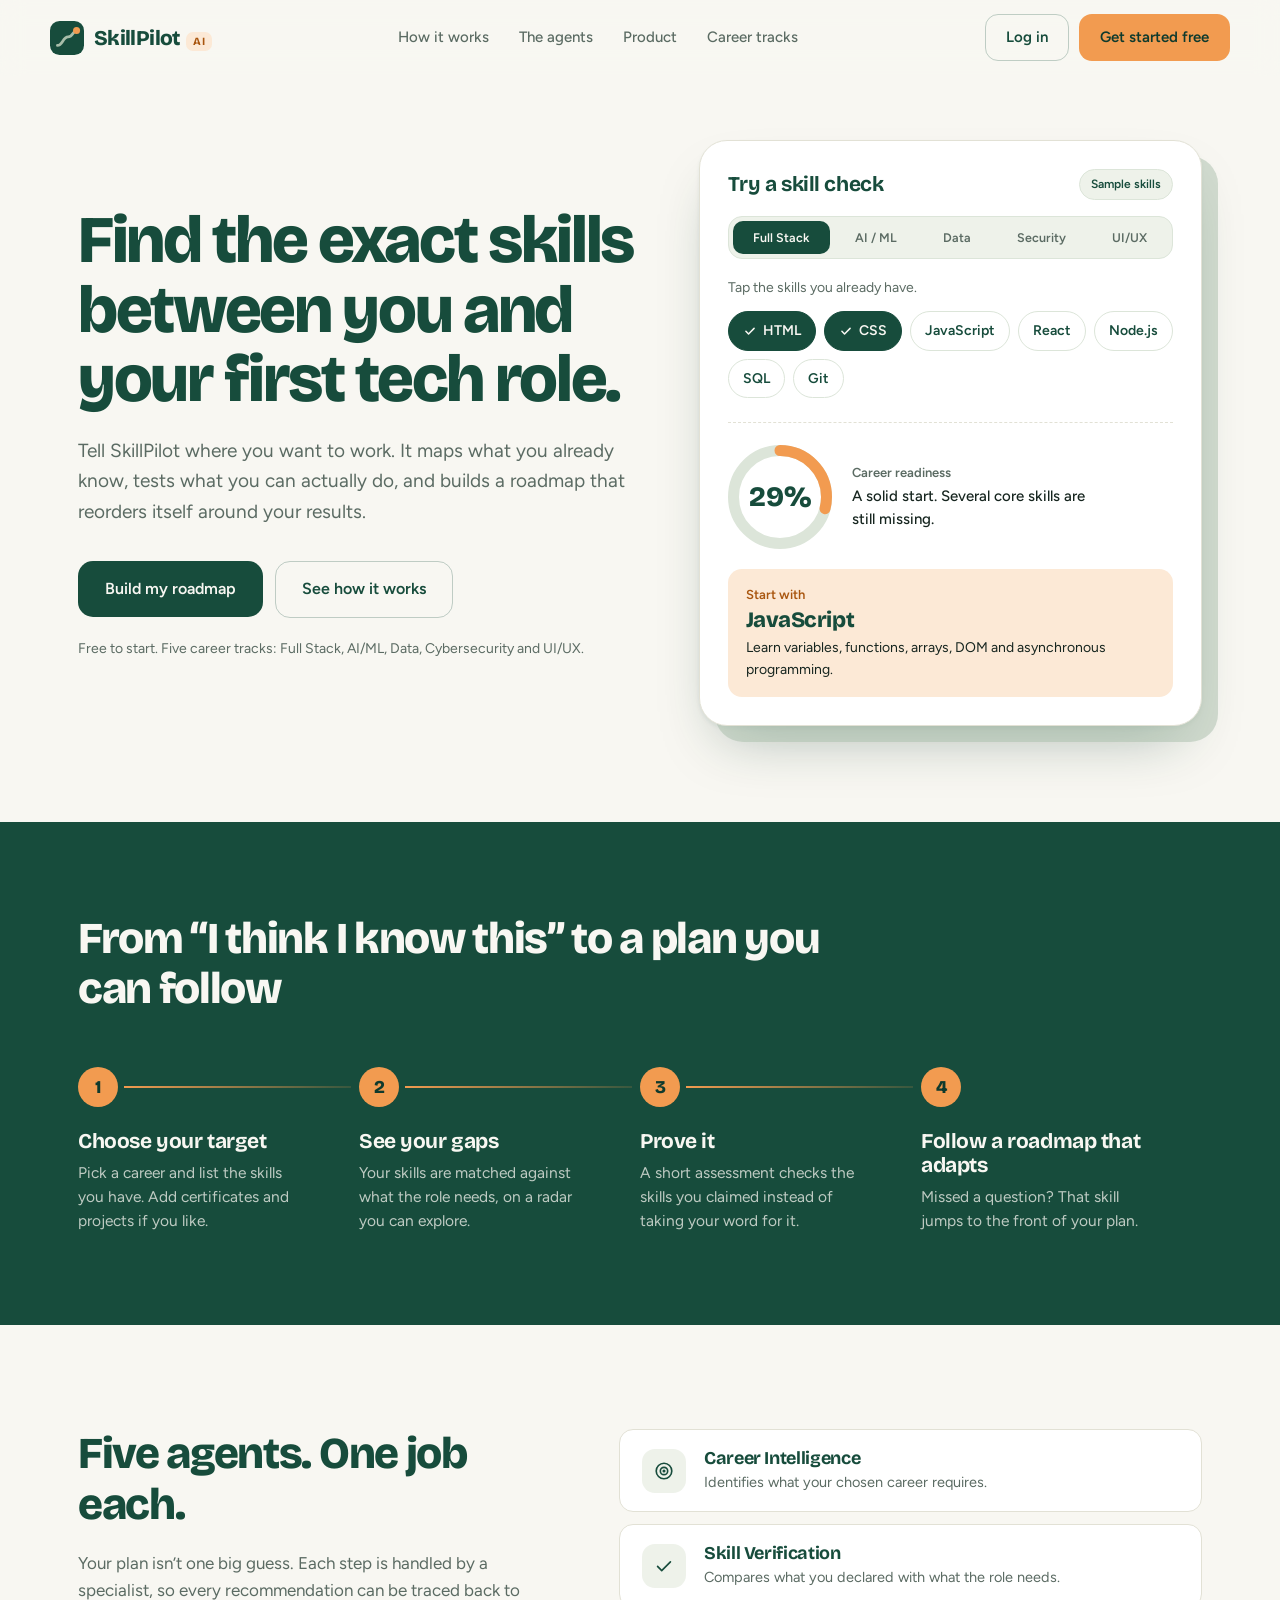
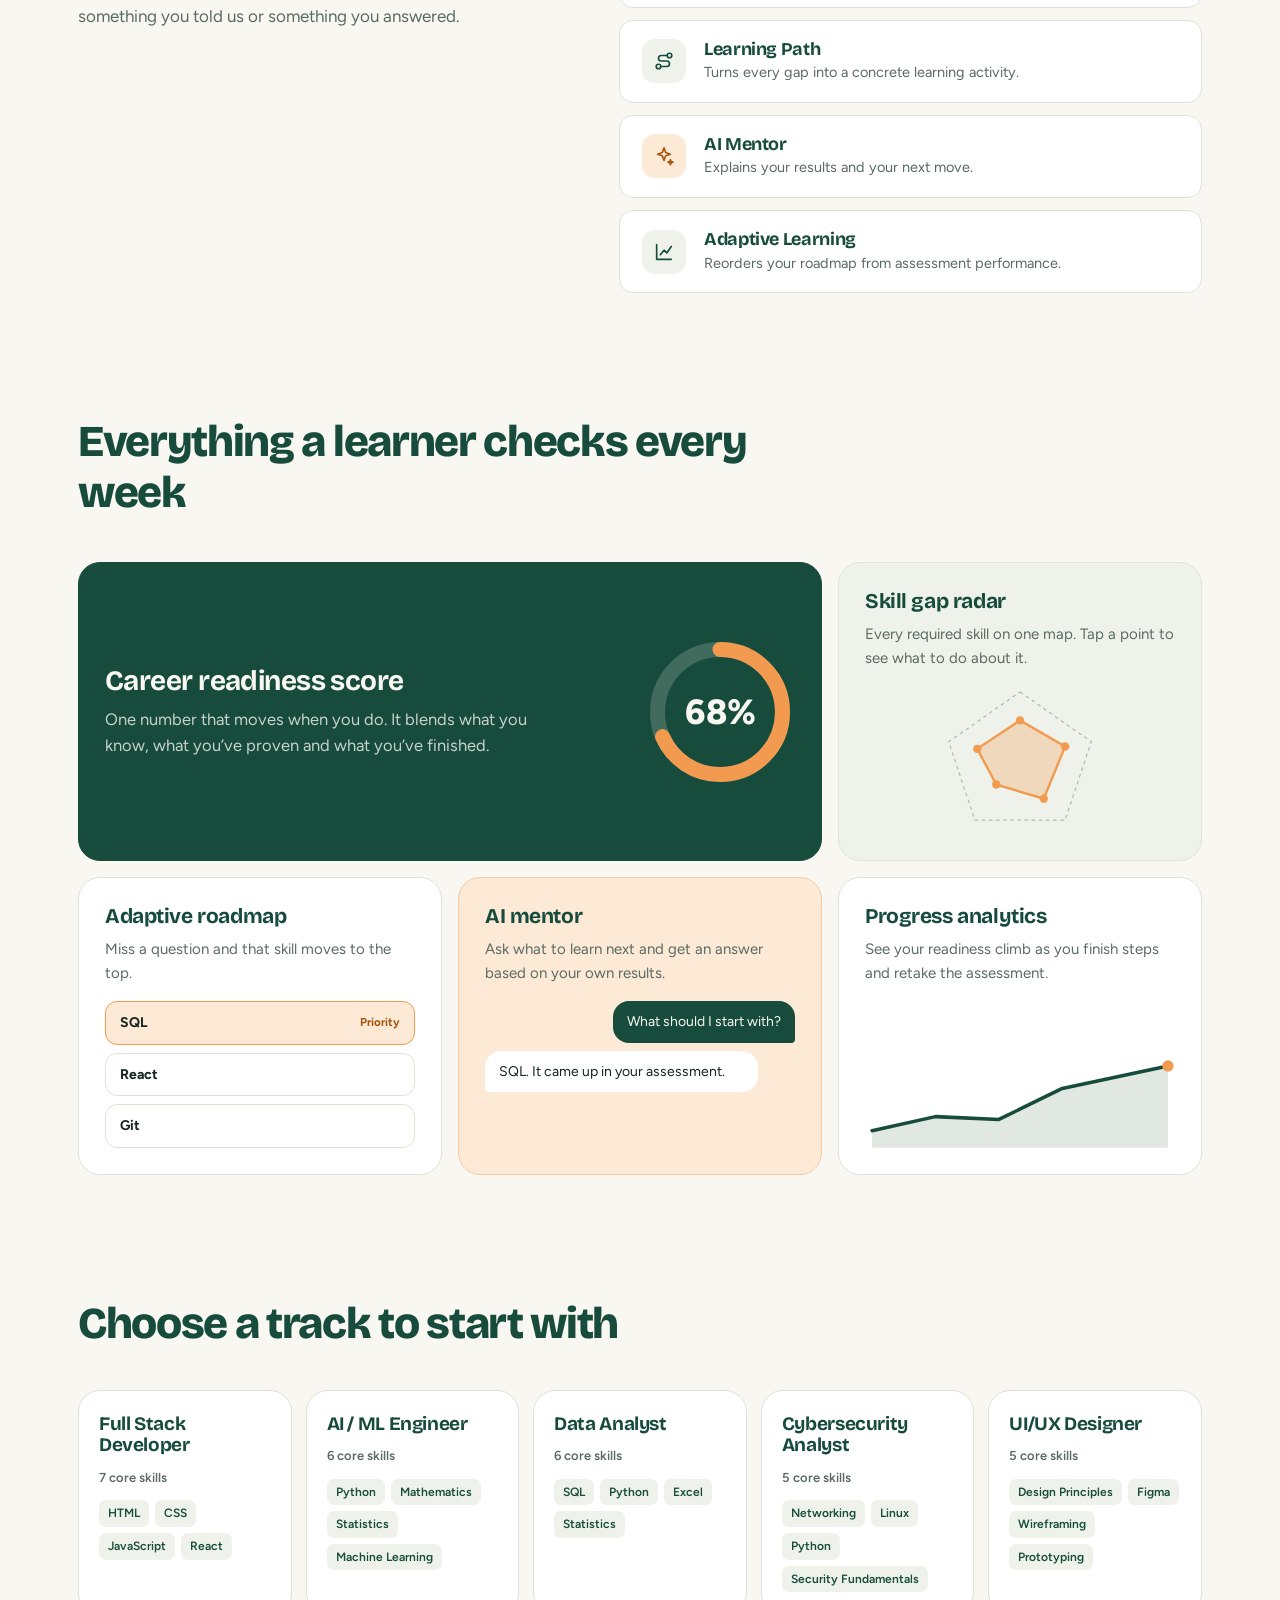
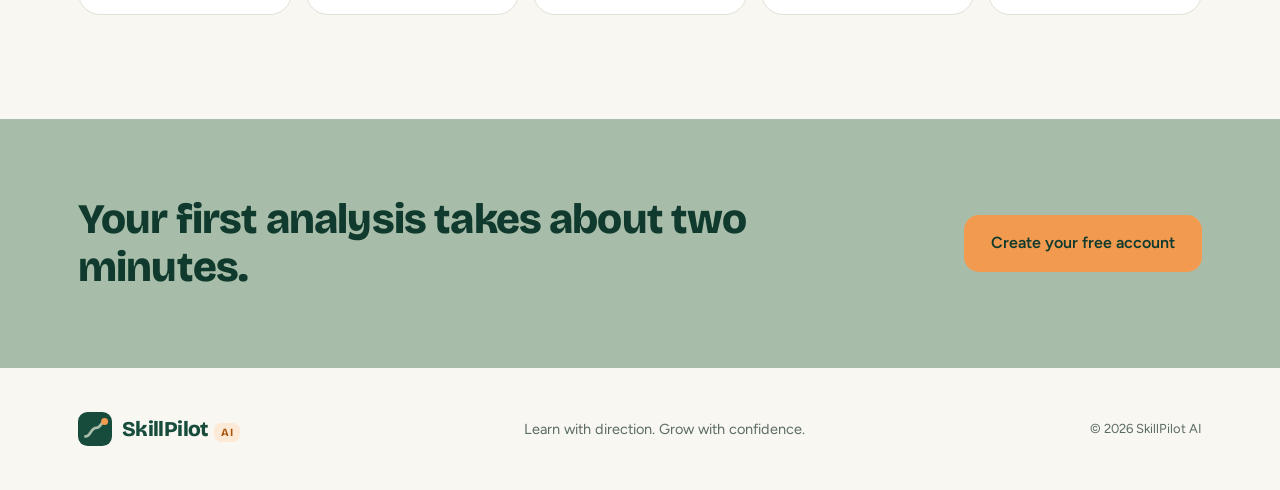
<file: SkillPilot_AI_aurora_logout/SkillPilot_AI_Basic_MVP/skillpilot_ai_basic/frontend/_before_aurora/index.html>
<!DOCTYPE html>
<html lang="en">
<head>
  <meta charset="UTF-8" />
  <meta name="viewport" content="width=device-width, initial-scale=1.0" />
  <title>SkillPilot AI | Find the skills between you and your first tech role</title>
  <meta name="description" content="SkillPilot AI maps your skills against a target career, verifies them with an assessment and builds a roadmap that adapts to your results." />
  <meta name="theme-color" content="#174C3C" />
  <link rel="preconnect" href="https://fonts.googleapis.com" />
  <link rel="preconnect" href="https://fonts.gstatic.com" crossorigin />
  <link rel="stylesheet" href="https://fonts.googleapis.com/css2?family=Bricolage+Grotesque:opsz,wght@12..96,500;12..96,700;12..96,800&family=Figtree:wght@400;500;600;700&display=swap" />
  <link rel="stylesheet" href="style.css" />
</head>
<body>

<!-- Icon sprite -->
<svg width="0" height="0" style="position:absolute" aria-hidden="true">
  <symbol id="logo" viewBox="0 0 32 32"><rect width="32" height="32" rx="9" fill="#174C3C"/><path d="M7 23c5 0 5-8 10-8s4.5-6 8-6" fill="none" stroke="#A8BDA9" stroke-width="2.6" stroke-linecap="round"/><circle cx="25" cy="9" r="3.3" fill="#F29B50"/></symbol>
  <symbol id="i-dash" viewBox="0 0 24 24"><rect x="3" y="3" width="8" height="8" rx="2"/><rect x="13" y="3" width="8" height="5" rx="2"/><rect x="13" y="10" width="8" height="11" rx="2"/><rect x="3" y="13" width="8" height="8" rx="2"/></symbol>
  <symbol id="i-profile" viewBox="0 0 24 24"><circle cx="12" cy="8" r="4"/><path d="M4 21c0-4 3.6-7 8-7s8 3 8 7"/></symbol>
  <symbol id="i-radar" viewBox="0 0 24 24"><path d="M12 3l8.5 6.2-3.2 10H6.7L3.5 9.2z"/><path d="M12 3v9l5.3 7.2M12 12l-5.3 7.2M12 12l8.5-2.8M12 12L3.5 9.2"/></symbol>
  <symbol id="i-route" viewBox="0 0 24 24"><circle cx="6" cy="18" r="2.5"/><circle cx="18" cy="6" r="2.5"/><path d="M8.5 18H15a3 3 0 000-6H9a3 3 0 010-6h6.5"/></symbol>
  <symbol id="i-quiz" viewBox="0 0 24 24"><rect x="4" y="3" width="16" height="18" rx="3"/><path d="M9 12l2 2 4-4"/></symbol>
  <symbol id="i-chat" viewBox="0 0 24 24"><path d="M5 4h14a1 1 0 011 1v10a1 1 0 01-1 1H10l-5 4v-4a1 1 0 01-1-1V5a1 1 0 011-1z"/></symbol>
  <symbol id="i-chart" viewBox="0 0 24 24"><path d="M4 4v16h16"/><path d="M8 15l4-5 3 3 5-7"/></symbol>
  <symbol id="i-logout" viewBox="0 0 24 24"><path d="M9 4H5a1 1 0 00-1 1v14a1 1 0 001 1h4M16 8l4 4-4 4M20 12H9"/></symbol>
  <symbol id="i-check" viewBox="0 0 24 24"><path d="M5 12.5l4.5 4.5L19 7.5"/></symbol>
  <symbol id="i-spark" viewBox="0 0 24 24"><path d="M12 3l1.8 5.2L19 10l-5.2 1.8L12 17l-1.8-5.2L5 10l5.2-1.8z"/><path d="M19 16l.7 2 2 .7-2 .7-.7 2-.7-2-2-.7 2-.7z"/></symbol>
  <symbol id="i-menu" viewBox="0 0 24 24"><path d="M4 7h16M4 12h16M4 17h16"/></symbol>
  <symbol id="i-send" viewBox="0 0 24 24"><path d="M4 12l16-8-6 16-2.5-6.5z"/></symbol>
  <symbol id="i-target" viewBox="0 0 24 24"><circle cx="12" cy="12" r="8.5"/><circle cx="12" cy="12" r="4"/><circle cx="12" cy="12" r=".8"/></symbol>
  <symbol id="i-book" viewBox="0 0 24 24"><path d="M4 5.5A2.5 2.5 0 016.5 3H20v16H6.5A2.5 2.5 0 004 21.5z"/><path d="M4 21.5V5.5"/></symbol>
</svg>

<a class="skip-link" href="#main-landing">Skip to content</a>
<div id="toast" class="toast" role="status" aria-live="polite"></div>

<!-- ============================ LANDING ============================ -->
<div id="view-landing" class="view">
  <header class="site-nav">
    <a class="brand" href="#/" aria-label="SkillPilot AI home"><svg class="logo"><use href="#logo"/></svg><span>SkillPilot <em>AI</em></span></a>
    <nav class="site-links" aria-label="Sections">
      <a href="#how">How it works</a>
      <a href="#agents">The agents</a>
      <a href="#features">Product</a>
      <a href="#tracks">Career tracks</a>
    </nav>
    <div class="site-actions">
      <a class="btn btn-ghost js-login-link" href="#/login">Log in</a>
      <a class="btn btn-accent js-signup-link" href="#/signup">Get started free</a>
    </div>
  </header>

  <main id="main-landing" tabindex="-1">
    <section class="hero">
      <div class="hero-copy">
        <h1>Find the exact skills between you and your first tech role.</h1>
        <p class="lead">Tell SkillPilot where you want to work. It maps what you already know, tests what you can actually do, and builds a roadmap that reorders itself around your results.</p>
        <div class="hero-cta">
          <a class="btn btn-primary btn-lg js-signup-link" href="#/signup">Build my roadmap</a>
          <a class="btn btn-ghost btn-lg" href="#how">See how it works</a>
        </div>
        <p class="hero-note">Free to start. Five career tracks: Full Stack, AI/ML, Data, Cybersecurity and UI/UX.</p>
      </div>

      <div class="sim card-lift" id="sim" aria-labelledby="sim-title">
        <div class="sim-head">
          <h2 id="sim-title">Try a skill check</h2>
          <span class="pill pill-sage">Sample skills</span>
        </div>
        <div class="seg sim-tabs" id="sim-tabs" role="tablist" aria-label="Career track"></div>
        <p class="sim-help">Tap the skills you already have.</p>
        <div class="sim-skills" id="sim-skills"></div>
        <div class="sim-result">
          <div id="sim-ring" class="sim-ring"></div>
          <div>
            <p class="sim-label">Career readiness</p>
            <p class="sim-note" id="sim-note"></p>
          </div>
        </div>
        <div class="sim-next">
          <p class="sim-label">Start with</p>
          <p class="sim-next-skill" id="sim-next-skill"></p>
          <p class="sim-next-hint" id="sim-next-hint"></p>
        </div>
      </div>
    </section>

    <section class="band-how" id="how">
      <div class="wrap">
        <h2 class="section-title">From “I think I know this” to a plan you can follow</h2>
        <ol class="steps">
          <li><span class="step-no">1</span><h3>Choose your target</h3><p>Pick a career and list the skills you have. Add certificates and projects if you like.</p></li>
          <li><span class="step-no">2</span><h3>See your gaps</h3><p>Your skills are matched against what the role needs, on a radar you can explore.</p></li>
          <li><span class="step-no">3</span><h3>Prove it</h3><p>A short assessment checks the skills you claimed instead of taking your word for it.</p></li>
          <li><span class="step-no">4</span><h3>Follow a roadmap that adapts</h3><p>Missed a question? That skill jumps to the front of your plan.</p></li>
        </ol>
      </div>
    </section>

    <section class="wrap agents-sec" id="agents">
      <div class="agents-intro">
        <h2 class="section-title">Five agents. One job each.</h2>
        <p class="lead-sm">Your plan isn’t one big guess. Each step is handled by a specialist, so every recommendation can be traced back to something you told us or something you answered.</p>
      </div>
      <ul class="agent-list">
        <li><svg class="i"><use href="#i-target"/></svg><div><h3>Career Intelligence</h3><p>Identifies what your chosen career requires.</p></div></li>
        <li><svg class="i"><use href="#i-check"/></svg><div><h3>Skill Verification</h3><p>Compares what you declared with what the role needs.</p></div></li>
        <li><svg class="i"><use href="#i-route"/></svg><div><h3>Learning Path</h3><p>Turns every gap into a concrete learning activity.</p></div></li>
        <li><svg class="i"><use href="#i-spark"/></svg><div><h3>AI Mentor</h3><p>Explains your results and your next move.</p></div></li>
        <li><svg class="i"><use href="#i-chart"/></svg><div><h3>Adaptive Learning</h3><p>Reorders your roadmap from assessment performance.</p></div></li>
      </ul>
    </section>

    <section class="wrap features" id="features">
      <h2 class="section-title">Everything a learner checks every week</h2>
      <div class="bento">
        <article class="tile tile-score">
          <div><h3>Career readiness score</h3><p>One number that moves when you do. It blends what you know, what you’ve proven and what you’ve finished.</p></div>
          <svg class="tile-ring" viewBox="0 0 120 120" aria-hidden="true"><circle cx="60" cy="60" r="50" fill="none" stroke="rgba(248,247,242,.18)" stroke-width="12"/><circle cx="60" cy="60" r="50" fill="none" stroke="#F29B50" stroke-width="12" stroke-linecap="round" stroke-dasharray="314" stroke-dashoffset="99" transform="rotate(-90 60 60)"/><text x="60" y="60" text-anchor="middle" dominant-baseline="central" font-size="28" font-weight="800" fill="#F8F7F2">68%</text></svg>
        </article>
        <article class="tile tile-radar">
          <h3>Skill gap radar</h3>
          <p>Every required skill on one map. Tap a point to see what to do about it.</p>
          <svg viewBox="0 0 160 130" aria-hidden="true"><polygon points="80,10 140,52 118,118 42,118 20,52" fill="none" stroke="#A8BDA9" stroke-dasharray="3 3"/><polygon points="80,34 118,56 100,100 60,88 44,58" fill="rgba(242,155,80,.3)" stroke="#F29B50" stroke-width="2"/><circle cx="80" cy="34" r="3.5" fill="#F29B50"/><circle cx="118" cy="56" r="3.5" fill="#F29B50"/><circle cx="100" cy="100" r="3.5" fill="#F29B50"/><circle cx="60" cy="88" r="3.5" fill="#F29B50"/><circle cx="44" cy="58" r="3.5" fill="#F29B50"/></svg>
        </article>
        <article class="tile tile-road">
          <h3>Adaptive roadmap</h3>
          <p>Miss a question and that skill moves to the top.</p>
          <ul class="mini-road"><li class="pri"><b>SQL</b><span>Priority</span></li><li><b>React</b></li><li><b>Git</b></li></ul>
        </article>
        <article class="tile tile-mentor">
          <h3>AI mentor</h3>
          <p>Ask what to learn next and get an answer based on your own results.</p>
          <div class="mini-chat"><span class="b-user">What should I start with?</span><span class="b-bot">SQL. It came up in your assessment.</span></div>
        </article>
        <article class="tile tile-prog">
          <h3>Progress analytics</h3>
          <p>See your readiness climb as you finish steps and retake the assessment.</p>
          <svg viewBox="0 0 220 70" aria-hidden="true"><path d="M5 58 L50 48 L95 50 L140 28 L215 12 L215 70 L5 70Z" fill="rgba(168,189,169,.35)"/><path d="M5 58 L50 48 L95 50 L140 28 L215 12" fill="none" stroke="#174C3C" stroke-width="2.5" stroke-linecap="round" stroke-linejoin="round"/><circle cx="215" cy="12" r="4" fill="#F29B50"/></svg>
        </article>
      </div>
    </section>

    <section class="wrap tracks" id="tracks">
      <h2 class="section-title">Choose a track to start with</h2>
      <div class="tracks-grid" id="tracks-grid"></div>
    </section>

    <section class="cta-band">
      <div class="wrap cta-inner">
        <h2>Your first analysis takes about two minutes.</h2>
        <a class="btn btn-accent btn-lg js-signup-link" href="#/signup">Create your free account</a>
      </div>
    </section>
  </main>

  <footer class="site-foot">
    <div class="wrap foot-inner">
      <a class="brand" href="#/"><svg class="logo"><use href="#logo"/></svg><span>SkillPilot <em>AI</em></span></a>
      <p>Learn with direction. Grow with confidence.</p>
      <p class="foot-small">&copy; 2026 SkillPilot AI</p>
    </div>
  </footer>
</div>

<!-- ============================ AUTH ============================ -->
<div id="view-auth" class="view hidden">
  <div class="auth">
    <aside class="auth-side">
      <a class="brand brand-light" href="#/"><svg class="logo"><use href="#logo"/></svg><span>SkillPilot <em>AI</em></span></a>
      <div class="auth-pitch">
        <h2>Pick up where your roadmap left off.</h2>
        <p>Your skill map, readiness score and next step are waiting for you.</p>
      </div>
      <div class="auth-preview" aria-hidden="true">
        <p class="sim-label">Up next · sample</p>
        <p class="auth-pv-skill">SQL</p>
        <p class="auth-pv-text">Practice SELECT, JOIN, GROUP BY and database relationships.</p>
        <div class="auth-pv-bar"><i></i></div>
      </div>
    </aside>

    <section class="auth-main" aria-labelledby="auth-title">
      <div class="auth-box">
        <div class="seg auth-tabs" role="tablist" aria-label="Account">
          <button id="tab-login" role="tab" aria-selected="true" aria-controls="form-login">Log in</button>
          <button id="tab-signup" role="tab" aria-selected="false" aria-controls="form-signup">Create account</button>
        </div>
        <h1 id="auth-title">Welcome back</h1>
        <p class="auth-sub" id="auth-sub">Log in to continue your learning path.</p>

        <form id="form-login" class="auth-form" novalidate>
          <label>Email<input id="login-email" type="email" autocomplete="email" placeholder="you@example.com" required /></label>
          <label>Password
            <span class="pw"><input id="login-password" type="password" autocomplete="current-password" placeholder="Your password" required /><button type="button" class="pw-toggle" data-target="login-password">Show</button></span>
          </label>
          <p class="form-error" id="login-error" role="alert"></p>
          <button class="btn btn-primary btn-block" type="submit">Log in</button>
          <p class="auth-switch">New here? <a href="#/signup">Create an account</a></p>
        </form>

        <form id="form-signup" class="auth-form hidden" novalidate>
          <label>Full name<input id="signup-name" type="text" autocomplete="name" placeholder="e.g. Kamal Raj" required /></label>
          <label>Email<input id="signup-email" type="email" autocomplete="email" placeholder="you@example.com" required /></label>
          <label>Password
            <span class="pw"><input id="signup-password" type="password" autocomplete="new-password" placeholder="At least 8 characters" required minlength="8" /><button type="button" class="pw-toggle" data-target="signup-password">Show</button></span>
          </label>
          <p class="form-error" id="signup-error" role="alert"></p>
          <button class="btn btn-accent btn-block" type="submit">Create account</button>
          <p class="auth-switch">Already have an account? <a href="#/login">Log in</a></p>
        </form>
        <p class="auth-fine">Demo accounts are stored in this browser only. Nothing is sent to the server when you sign up.</p>
      </div>
    </section>
  </div>
</div>

<!-- ============================ APP ============================ -->
<div id="view-app" class="view app hidden">
  <aside class="sidebar" id="sidebar" aria-label="App navigation">
    <a class="brand brand-light" href="#/app/dashboard"><svg class="logo"><use href="#logo"/></svg><span>SkillPilot <em>AI</em></span></a>
    <nav class="side-nav" aria-label="Main">
      <a href="#/app/dashboard" data-nav="dashboard"><svg class="i"><use href="#i-dash"/></svg>Dashboard</a>
      <a href="#/app/analyzer" data-nav="analyzer"><svg class="i"><use href="#i-profile"/></svg>Skill profile</a>
      <a href="#/app/gaps" data-nav="gaps"><svg class="i"><use href="#i-radar"/></svg>Skill gaps</a>
      <a href="#/app/roadmap" data-nav="roadmap"><svg class="i"><use href="#i-route"/></svg>Roadmap</a>
      <a href="#/app/assessment" data-nav="assessment"><svg class="i"><use href="#i-quiz"/></svg>Assessment</a>
      <a href="#/app/mentor" data-nav="mentor"><svg class="i"><use href="#i-chat"/></svg>AI mentor</a>
      <a href="#/app/analytics" data-nav="analytics"><svg class="i"><use href="#i-chart"/></svg>Progress</a>
    </nav>
    <div class="side-card" id="side-card"></div>
    <button class="side-logout" id="logout-btn" type="button"><svg class="i"><use href="#i-logout"/></svg>Log out</button>
  </aside>
  <div class="scrim" id="scrim"></div>

  <div class="app-main">
    <header class="app-top">
      <button class="icon-btn menu-btn" id="menu-btn" type="button" aria-label="Open menu" aria-controls="sidebar"><svg class="i"><use href="#i-menu"/></svg></button>
      <div class="top-title"><h1 id="page-title" tabindex="-1">Dashboard</h1><p id="page-sub"></p></div>
      <div class="top-right">
        <button class="status-pill" id="api-status" type="button" title="Check server connection"><i></i><span>Checking server</span></button>
        <span class="avatar" id="avatar" aria-hidden="true">S</span>
      </div>
    </header>

    <main id="main" class="app-content">
      <section id="page-dashboard" class="page hidden"></section>

      <section id="page-analyzer" class="page hidden">
        <div class="analyzer-grid">
          <form id="profile-form" class="card form-card">
            <h2>Tell us where you are and where you’re going</h2>
            <div class="form-grid">
              <label>Student name<input id="student-name" type="text" placeholder="e.g. Kamal" required autocomplete="name" /></label>
              <label>Target career
                <select id="career" required>
                  <option value="">Choose your career</option>
                  <option>Full Stack Developer</option>
                  <option>AI / ML Engineer</option>
                  <option>Data Analyst</option>
                  <option>Cybersecurity Analyst</option>
                  <option>UI/UX Designer</option>
                </select>
              </label>
            </div>
            <label>Current skills <span class="hint">Separate skills with commas</span>
              <input id="skills" type="text" placeholder="e.g. Python, SQL, HTML" required />
            </label>
            <div class="suggest" id="skill-suggest" aria-label="Suggested skills"></div>
            <label>Certifications and projects <span class="hint">Optional</span>
              <textarea id="experience" rows="3" placeholder="e.g. Python basics certificate, student portfolio website"></textarea>
            </label>
            <button class="btn btn-primary" id="analyze-btn" type="submit"><span class="spinner" aria-hidden="true"></span><span class="btn-label">Analyze my skills</span></button>
            <p id="form-message" class="form-message" role="alert"></p>
          </form>

          <aside class="card side-info">
            <h3>What happens next</h3>
            <ol class="info-steps">
              <li><b>Career Intelligence</b><span>Looks up what your target role requires.</span></li>
              <li><b>Skill Verification</b><span>Compares your skills with those requirements.</span></li>
              <li><b>Learning Path</b><span>Builds a roadmap from every gap.</span></li>
              <li><b>AI Mentor</b><span>Writes your first recommendation.</span></li>
            </ol>
            <p class="info-note">Skills you list count as declared, not verified. The assessment checks them afterwards.</p>
          </aside>
        </div>
      </section>

      <section id="page-gaps" class="page hidden"></section>
      <section id="page-roadmap" class="page hidden"></section>
      <section id="page-assessment" class="page hidden"></section>
      <section id="page-mentor" class="page hidden"></section>
      <section id="page-analytics" class="page hidden"></section>
    </main>
  </div>
</div>

<div id="tip" class="tip" role="tooltip" hidden></div>
<script src="script.js"></script>
</body>
</html>
</file>
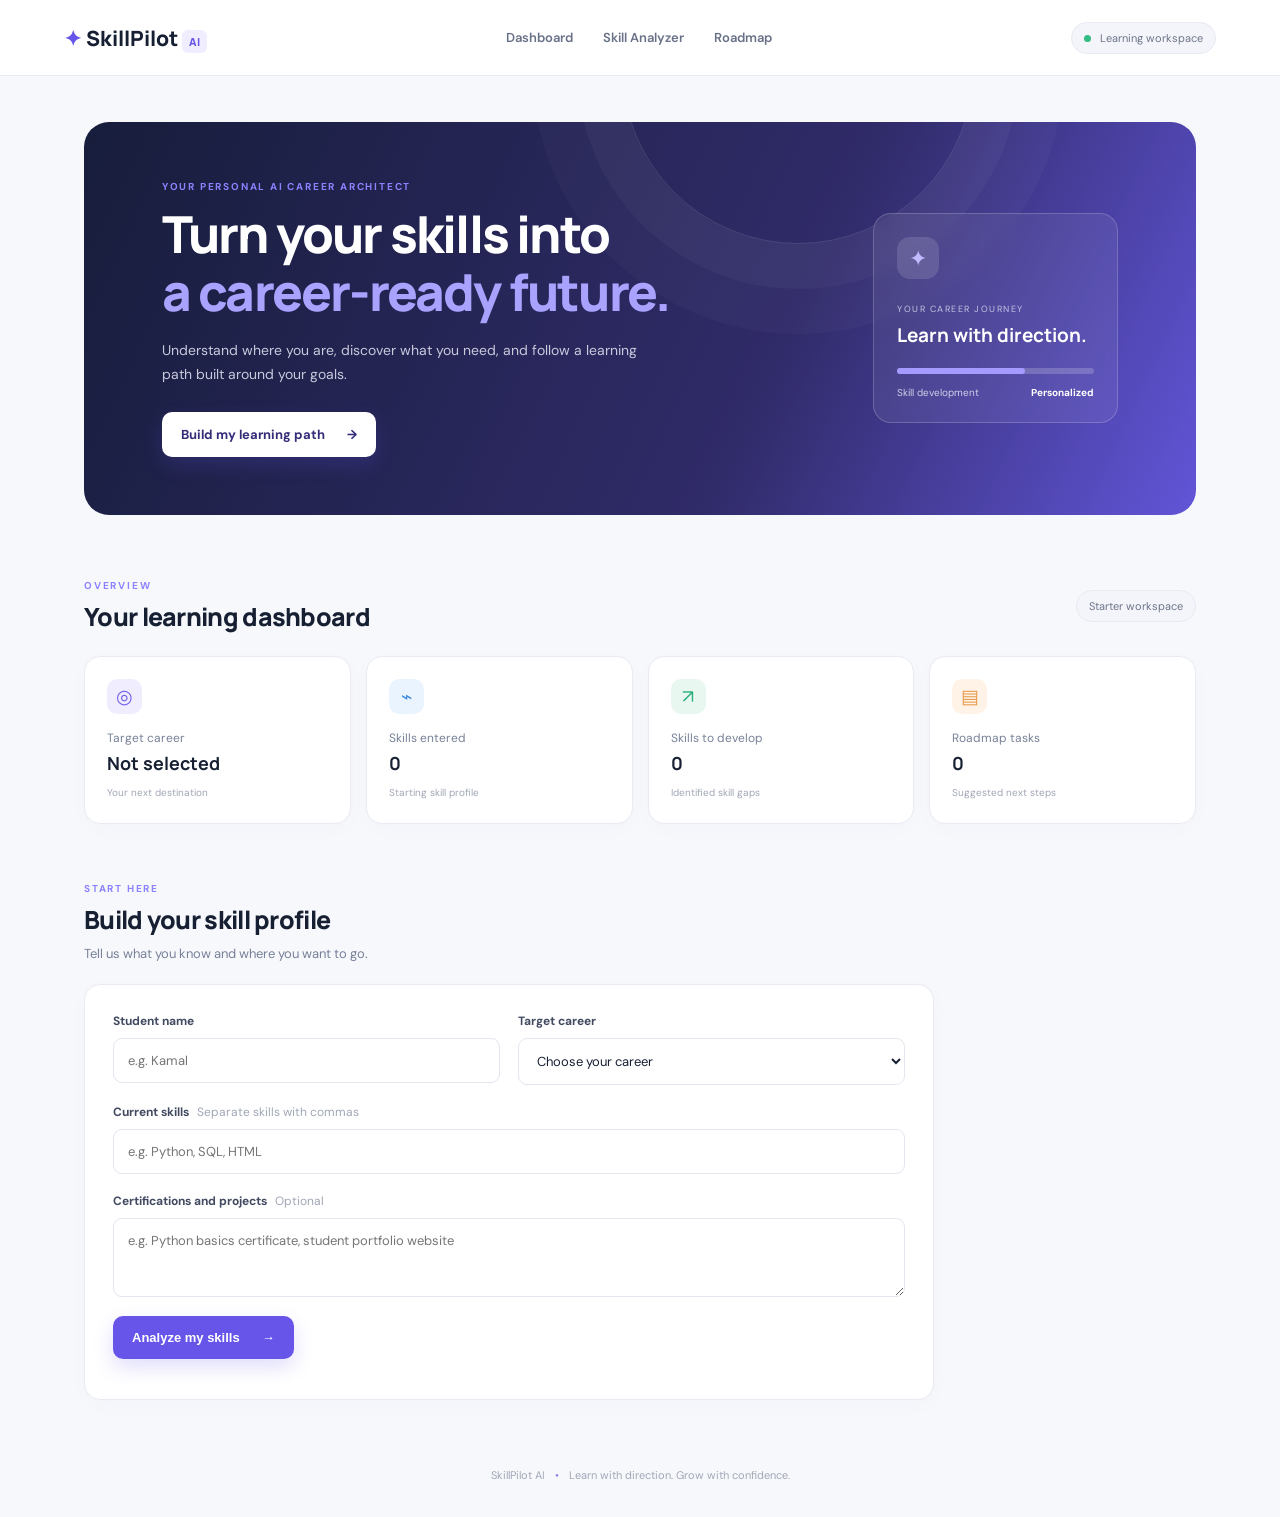
<file: SkillPilot_AI_aurora_logout/SkillPilot_AI_Basic_MVP/skillpilot_ai_basic/frontend/_original/index.html>
<!DOCTYPE html>
<html lang="en">
<head>
  <meta charset="UTF-8" />
  <meta name="viewport" content="width=device-width, initial-scale=1.0" />
  <title>SkillPilot AI | Career Learning</title>
  <link rel="stylesheet" href="style.css" />
</head>
<body>
  <header class="topbar">
    <a class="brand" href="#"><span class="brand-icon">✦</span> SkillPilot <span class="ai">AI</span></a>
    <nav><a href="#dashboard">Dashboard</a><a href="#analyzer">Skill Analyzer</a><a href="#roadmap">Roadmap</a></nav>
    <span class="status"><i></i> Learning workspace</span>
  </header>

  <main class="container">
    <section class="hero">
      <div>
        <p class="eyebrow">YOUR PERSONAL AI CAREER ARCHITECT</p>
        <h1>Turn your skills into<br><span>a career-ready future.</span></h1>
        <p class="hero-copy">Understand where you are, discover what you need, and follow a learning path built around your goals.</p>
        <a class="primary-btn" href="#analyzer">Build my learning path <b>→</b></a>
      </div>
      <div class="hero-card">
        <div class="orb">✦</div>
        <p class="card-label">YOUR CAREER JOURNEY</p>
        <h3>Learn with direction.</h3>
        <div class="mini-progress"><span></span></div>
        <div class="mini-row"><span>Skill development</span><b>Personalized</b></div>
      </div>
    </section>

    <section id="dashboard" class="section">
      <div class="section-heading"><div><p class="eyebrow">OVERVIEW</p><h2>Your learning dashboard</h2></div><span class="tag">Starter workspace</span></div>
      <div class="stats-grid">
        <article class="stat"><span class="stat-icon purple">◎</span><p>Target career</p><h3 id="stat-career">Not selected</h3><small>Your next destination</small></article>
        <article class="stat"><span class="stat-icon blue">⌁</span><p>Skills entered</p><h3 id="stat-skills">0</h3><small>Starting skill profile</small></article>
        <article class="stat"><span class="stat-icon green">↗</span><p>Skills to develop</p><h3 id="stat-gaps">0</h3><small>Identified skill gaps</small></article>
        <article class="stat"><span class="stat-icon orange">▤</span><p>Roadmap tasks</p><h3 id="stat-tasks">0</h3><small>Suggested next steps</small></article>
      </div>
    </section>

    <section id="analyzer" class="section analyzer-section">
      <div class="section-heading"><div><p class="eyebrow">START HERE</p><h2>Build your skill profile</h2><p class="subheading">Tell us what you know and where you want to go.</p></div></div>
      <div class="form-card">
        <form id="profile-form">
          <div class="form-grid">
            <label>Student name<input id="student-name" type="text" placeholder="e.g. Kamal" required /></label>
            <label>Target career
              <select id="career" required>
                <option value="">Choose your career</option>
                <option>Full Stack Developer</option>
                <option>AI / ML Engineer</option>
                <option>Data Analyst</option>
                <option>Cybersecurity Analyst</option>
                <option>UI/UX Designer</option>
              </select>
            </label>
          </div>
          <label>Current skills <span class="hint">Separate skills with commas</span>
            <input id="skills" type="text" placeholder="e.g. Python, SQL, HTML" required />
          </label>
          <label>Certifications and projects <span class="hint">Optional</span>
            <textarea id="experience" rows="3" placeholder="e.g. Python basics certificate, student portfolio website"></textarea>
          </label>
          <button class="primary-btn" type="submit">Analyze my skills <b>→</b></button>
          <p id="form-message" class="form-message"></p>
        </form>
      </div>
    </section>

    <section id="results" class="section results-section hidden">
      <div class="section-heading"><div><p class="eyebrow">YOUR ANALYSIS</p><h2>Career readiness snapshot</h2></div><span class="tag success">Profile analyzed</span></div>
      <div class="results-grid">
        <article class="result-card"><h3>Skills you already have</h3><div id="strengths" class="chips"></div></article>
        <article class="result-card"><h3>Skills to develop</h3><div id="gaps" class="chips"></div></article>
      </div>
      <article class="result-card roadmap-card" id="roadmap">
        <div class="roadmap-title"><div><p class="eyebrow">RECOMMENDED NEXT STEPS</p><h2>Your learning roadmap</h2></div><span class="tag">Personalized starter plan</span></div>
        <div id="roadmap-list" class="roadmap-list"></div>
      </article>
      <article class="result-card mentor-card"><div class="mentor-icon">✦</div><div><p class="eyebrow">AI MENTOR</p><h3 id="mentor-title">Your next move</h3><p id="mentor-message">Your recommendations will appear here.</p></div></article>
    </section>
    <footer>SkillPilot AI <span>•</span> Learn with direction. Grow with confidence.</footer>
  </main>
  <script src="script.js"></script>
</body>
</html>
</file>
<file: SkillPilot_AI_aurora_logout/SkillPilot_AI_Basic_MVP/skillpilot_ai_basic/frontend/_before_aurora/style.css>
/* =========================================================
   SkillPilot AI — design system
   Ivory #F8F7F2 · Forest #174C3C · Sage #A8BDA9 · Orange #F29B50
   ========================================================= */
:root{
  --ivory:#F8F7F2; --paper:#FFFFFF;
  --forest:#174C3C; --forest-2:#0F3A2D; --forest-3:#2B6652;
  --sage:#A8BDA9; --sage-2:#DCE5D9; --sage-3:#EEF2EA;
  --orange:#F29B50; --orange-2:#A9560F; --orange-3:#FCE9D6; --orange-4:#F7C9A0;
  --ink:#16251F; --muted:#5B6B63; --line:#E2E1D5;
  --r-xl:28px; --r-lg:22px; --r-md:14px; --r-sm:10px;
  --shadow:0 1px 2px rgba(23,76,60,.06),0 14px 34px -14px rgba(23,76,60,.20);
  --shadow-lift:0 2px 4px rgba(23,76,60,.08),0 30px 60px -24px rgba(15,58,45,.38);
  --font-d:'Bricolage Grotesque','Segoe UI',system-ui,sans-serif;
  --font-b:'Figtree','Segoe UI',system-ui,sans-serif;
  --ease:cubic-bezier(.2,.7,.2,1);
}
*{box-sizing:border-box}
html{scroll-behavior:smooth;-webkit-text-size-adjust:100%}
body{margin:0;background:var(--ivory);color:var(--ink);font:400 16px/1.55 var(--font-b);-webkit-font-smoothing:antialiased}
h1,h2,h3,h4{font-family:var(--font-d);font-weight:700;letter-spacing:-.02em;line-height:1.15;margin:0;color:var(--forest)}
p{margin:0}
a{color:inherit}
button{font:inherit;cursor:pointer}
ul,ol{margin:0;padding:0;list-style:none}
.hidden{display:none!important}
.view{min-height:100vh}
.wrap{max-width:1180px;margin:0 auto;padding:0 28px}
.muted{color:var(--muted)}
.skip-link{position:absolute;left:-999px;top:8px;background:var(--forest);color:#fff;padding:10px 16px;border-radius:10px;z-index:100}
.skip-link:focus{left:12px}
:focus-visible{outline:3px solid var(--orange);outline-offset:3px;border-radius:6px}
.i{width:20px;height:20px;fill:none;stroke:currentColor;stroke-width:1.8;stroke-linecap:round;stroke-linejoin:round;flex:none}

/* ---------- brand & buttons ---------- */
.brand{display:inline-flex;align-items:center;gap:10px;text-decoration:none;font:800 21px var(--font-d);letter-spacing:-.03em;color:var(--forest)}
.brand em{font-style:normal;font-size:11px;font-weight:700;letter-spacing:.04em;background:var(--orange-3);color:var(--orange-2);padding:3px 7px;border-radius:7px;margin-left:2px}
.brand-light{color:#F8F7F2}
.brand-light em{background:rgba(242,155,80,.2);color:var(--orange)}
.logo{width:34px;height:34px}

.btn{display:inline-flex;align-items:center;justify-content:center;gap:10px;border:1.5px solid transparent;border-radius:13px;padding:11px 20px;font-weight:600;font-size:15px;text-decoration:none;transition:transform .18s var(--ease),background .18s,box-shadow .18s,border-color .18s;white-space:nowrap}
.btn:active{transform:translateY(1px)}
.btn-primary{background:var(--forest);color:var(--ivory)}
.btn-primary:hover{background:var(--forest-2);box-shadow:0 10px 22px -10px rgba(23,76,60,.6)}
.btn-accent{background:var(--orange);color:var(--forest-2)}
.btn-accent:hover{background:#F5A865;box-shadow:0 10px 22px -10px rgba(242,155,80,.8)}
.btn-ghost{background:transparent;border-color:rgba(23,76,60,.25);color:var(--forest)}
.btn-ghost:hover{border-color:var(--forest);background:rgba(23,76,60,.04)}
.btn-soft{background:var(--sage-3);color:var(--forest);border-color:var(--sage-2)}
.btn-soft:hover{background:var(--sage-2)}
.btn-lg{padding:15px 26px;font-size:16px;border-radius:15px}
.btn-block{width:100%}
.btn-sm{padding:8px 14px;font-size:13.5px;border-radius:11px}
.btn[disabled]{opacity:.5;cursor:not-allowed;box-shadow:none;transform:none}
.spinner{display:none;width:16px;height:16px;border:2.5px solid rgba(248,247,242,.35);border-top-color:#fff;border-radius:50%;animation:spin .7s linear infinite}
.is-loading .spinner{display:inline-block}
@keyframes spin{to{transform:rotate(360deg)}}

.pill{display:inline-flex;align-items:center;gap:6px;font-size:12px;font-weight:600;padding:5px 11px;border-radius:999px;background:var(--sage-3);color:var(--forest);border:1px solid var(--sage-2)}
.pill-sage{background:var(--sage-3)}
.tag{display:inline-block;font-size:12px;font-weight:700;padding:4px 10px;border-radius:8px;background:var(--sage-3);color:var(--forest)}
.tag-priority{background:var(--orange-3);color:var(--orange-2)}
.seg{display:inline-flex;gap:4px;padding:4px;background:var(--sage-3);border:1px solid var(--sage-2);border-radius:14px;flex-wrap:wrap}
.seg button{border:0;background:transparent;color:var(--muted);font-weight:600;font-size:13.5px;padding:8px 14px;border-radius:10px;transition:background .18s,color .18s}
.seg button[aria-selected="true"]{background:var(--forest);color:var(--ivory)}
.seg button:not([aria-selected="true"]):hover{color:var(--forest);background:var(--sage-2)}

.card{background:var(--paper);border:1px solid var(--line);border-radius:var(--r-lg);padding:26px;box-shadow:var(--shadow)}
.card-lift{box-shadow:var(--shadow-lift)}
.card h2{font-size:22px}
.card-head{display:flex;justify-content:space-between;align-items:center;gap:12px;margin-bottom:18px;flex-wrap:wrap}

.toast{position:fixed;left:50%;bottom:28px;transform:translate(-50%,24px);background:var(--forest);color:var(--ivory);padding:13px 22px;border-radius:14px;font-weight:600;font-size:14.5px;opacity:0;pointer-events:none;transition:opacity .25s,transform .35s var(--ease);z-index:90;box-shadow:var(--shadow-lift);max-width:90vw}
.toast.show{opacity:1;transform:translate(-50%,0)}
.tip{position:fixed;z-index:95;background:var(--forest-2);color:var(--ivory);font-size:13px;font-weight:500;padding:8px 12px;border-radius:10px;pointer-events:none;max-width:240px;box-shadow:var(--shadow-lift)}

/* ---------- rings & charts ---------- */
.ring-svg{display:block;overflow:visible}
.ring-bg{fill:none;stroke:var(--sage-2)}
.ring-fg{fill:none;stroke:var(--orange);stroke-linecap:round;transition:stroke-dashoffset 1.1s var(--ease)}
.ring-num{font-family:var(--font-d);font-weight:800;fill:var(--forest)}
.on-dark .ring-bg{stroke:rgba(248,247,242,.16)}
.on-dark .ring-num{fill:var(--ivory)}

svg.radar{overflow:visible}
.radar-ring{fill:none;stroke:var(--line)}
.radar-axis{stroke:var(--line)}
.radar-target{fill:none;stroke:var(--sage);stroke-dasharray:4 4;stroke-width:1.5}
.radar-user{fill:rgba(242,155,80,.28);stroke:var(--orange);stroke-width:2.5;stroke-linejoin:round;animation:radar-in .9s var(--ease) both}
@keyframes radar-in{from{transform:scale(.1);opacity:0}to{transform:scale(1);opacity:1}}
.radar-label{font:600 12.5px var(--font-b);fill:var(--ink);cursor:pointer}
.radar-label.sel{fill:var(--forest);font-weight:800}
.radar-pt{cursor:pointer;stroke:#fff;stroke-width:2.5;transition:r .15s}
.radar-pt:hover,.radar-pt.sel{r:9}
.radar-pt.sel{stroke:var(--forest)}

.bar-rows{display:grid;gap:10px}
.bar-row{display:grid;grid-template-columns:150px 1fr 54px;align-items:center;gap:12px;width:100%;text-align:left;background:transparent;border:1.5px solid transparent;border-radius:12px;padding:8px 10px;transition:background .15s,border-color .15s}
.bar-row:hover{background:var(--sage-3)}
.bar-row.sel{border-color:var(--forest);background:var(--sage-3)}
.bar-name{font-weight:600;font-size:14px;color:var(--ink)}
.bar-track{height:12px;border-radius:99px;background:var(--sage-3);border:1px solid var(--sage-2);overflow:hidden}
.bar-fill{display:block;height:100%;border-radius:99px;min-width:5px;transform-origin:left;animation:bar-in .8s var(--ease) both}
@keyframes bar-in{from{transform:scaleX(0)}to{transform:scaleX(1)}}
.bar-val{font-size:12.5px;font-weight:700;color:var(--muted);text-align:right}

.legend{display:flex;flex-wrap:wrap;gap:8px 18px;margin-top:16px}
.legend li{display:flex;align-items:center;gap:8px;font-size:13.5px;color:var(--muted);font-weight:500}
.dot{width:12px;height:12px;border-radius:4px;display:inline-block;flex:none}
.st-verified{background:var(--forest)}.st-declared{background:var(--sage)}.st-shaky{background:var(--orange-4)}.st-gap{background:var(--orange)}

/* ============================ LANDING ============================ */
.site-nav{position:sticky;top:0;z-index:20;display:flex;align-items:center;justify-content:space-between;gap:24px;padding:14px max(28px,calc((100% - 1180px)/2));background:rgba(248,247,242,.88);backdrop-filter:blur(12px);border-bottom:1px solid transparent}
.site-links{display:flex;gap:30px}
.site-links a{text-decoration:none;font-weight:500;font-size:15px;color:var(--muted);transition:color .15s}
.site-links a:hover{color:var(--forest)}
.site-actions{display:flex;gap:10px}

.hero{max-width:1180px;margin:0 auto;padding:64px 28px 96px;display:grid;grid-template-columns:1.05fr .95fr;gap:64px;align-items:center}
.hero h1{font-size:clamp(40px,5.2vw,68px);font-weight:800;letter-spacing:-.035em;line-height:1.04;max-width:12.5em}
.lead{font-size:19px;color:var(--muted);max-width:34em;margin-top:22px;line-height:1.6}
.hero-cta{display:flex;gap:12px;margin-top:34px;flex-wrap:wrap}
.hero-note{margin-top:20px;font-size:14px;color:var(--muted)}
.hero .hero-copy>*{animation:rise .7s var(--ease) both}
.hero .hero-copy>*:nth-child(2){animation-delay:.08s}.hero .hero-copy>*:nth-child(3){animation-delay:.16s}.hero .hero-copy>*:nth-child(4){animation-delay:.24s}
.hero .sim{animation:rise .8s .2s var(--ease) both}
@keyframes rise{from{opacity:0;transform:translateY(18px)}to{opacity:1;transform:none}}

.sim{background:var(--paper);border:1px solid var(--line);border-radius:var(--r-xl);padding:28px;position:relative;box-shadow:16px 16px 0 0 rgba(168,189,169,.5),var(--shadow-lift)}
.sim-head{display:flex;justify-content:space-between;align-items:center;margin-bottom:16px;gap:10px}
.sim-head h2{font-size:21px}
.sim-tabs{margin-bottom:18px;width:100%}
.sim-tabs button{flex:1 1 auto;font-size:12.5px;padding:7px 8px}
.sim-help{font-size:14px;color:var(--muted);margin-bottom:12px}
.sim-skills{display:flex;flex-wrap:wrap;gap:8px}
.skill-chip{border:1.5px solid var(--sage-2);background:var(--paper);color:var(--forest);font-weight:600;font-size:14px;padding:8px 14px;border-radius:999px;transition:all .18s var(--ease);display:inline-flex;align-items:center;gap:6px}
.skill-chip:hover{border-color:var(--forest)}
.skill-chip[aria-pressed="true"]{background:var(--forest);border-color:var(--forest);color:var(--ivory)}
.skill-chip .i{width:14px;height:14px;stroke-width:2.6;display:none}
.skill-chip[aria-pressed="true"] .i{display:block}
.sim-result{display:flex;align-items:center;gap:20px;margin-top:24px;padding-top:22px;border-top:1px dashed var(--line)}
.sim-label{font-size:13px;font-weight:600;color:var(--muted)}
.sim-note{font-size:15px;font-weight:500;color:var(--ink);margin-top:2px;max-width:17em}
.sim-next{margin-top:20px;background:var(--orange-3);border-radius:var(--r-md);padding:16px 18px}
.sim-next .sim-label{color:var(--orange-2)}
.sim-next-skill{font:800 22px var(--font-d);color:var(--forest);letter-spacing:-.02em;margin-top:2px}
.sim-next-hint{font-size:14px;color:var(--ink);margin-top:4px}

.band-how{background:var(--forest);color:var(--ivory);padding:92px 0}
.section-title{font-size:clamp(30px,3.6vw,44px);font-weight:800;letter-spacing:-.03em;max-width:17em}
.band-how .section-title{color:var(--ivory)}
.steps{display:grid;grid-template-columns:repeat(4,1fr);gap:0;margin-top:52px;position:relative}
.steps li{padding:0 28px 0 0;position:relative}
.steps li::before{content:"";position:absolute;top:19px;left:46px;right:8px;height:2px;background:linear-gradient(90deg,var(--orange),rgba(242,155,80,.15))}
.steps li:last-child::before{display:none}
.step-no{width:40px;height:40px;border-radius:50%;background:var(--orange);color:var(--forest-2);font:800 18px var(--font-d);display:grid;place-items:center;position:relative;z-index:1}
.steps h3{color:var(--ivory);font-size:21px;margin:22px 0 8px}
.steps p{color:rgba(248,247,242,.74);font-size:15.5px;max-width:15em}

.agents-sec{padding-top:104px;padding-bottom:20px;display:grid;grid-template-columns:.9fr 1.1fr;gap:64px;align-items:start}
.lead-sm{margin-top:20px;font-size:17px;color:var(--muted);max-width:28em}
.agent-list{display:grid;gap:12px}
.agent-list li{display:flex;gap:18px;align-items:center;padding:18px 22px;background:var(--paper);border:1px solid var(--line);border-radius:var(--r-md);transition:transform .2s var(--ease),border-color .2s}
.agent-list li:hover{transform:translateX(6px);border-color:var(--sage)}
.agent-list .i{width:44px;height:44px;padding:11px;border-radius:13px;background:var(--sage-3);color:var(--forest)}
.agent-list li:nth-child(4) .i{background:var(--orange-3);color:var(--orange-2)}
.agent-list h3{font-size:18px}
.agent-list p{font-size:14.5px;color:var(--muted);margin-top:2px}

.features{padding-top:104px;padding-bottom:20px}
.bento{display:grid;grid-template-columns:repeat(6,1fr);gap:16px;margin-top:44px}
.tile{background:var(--paper);border:1px solid var(--line);border-radius:var(--r-lg);padding:26px;display:flex;flex-direction:column;gap:10px;overflow:hidden}
.tile h3{font-size:21px}
.tile p{font-size:15px;color:var(--muted);max-width:26em}
.tile-score{grid-column:span 4;background:var(--forest);border-color:var(--forest);flex-direction:row;justify-content:space-between;align-items:center;gap:30px}
.tile-score h3{color:var(--ivory);font-size:28px;margin-bottom:10px}
.tile-score p{color:rgba(248,247,242,.78);font-size:16.5px}
.tile-ring{width:150px;flex:none}
.tile-radar{grid-column:span 2;background:var(--sage-3);border-color:var(--sage-2)}
.tile-radar svg{width:100%;max-width:190px;margin:auto auto 0}
.tile-road{grid-column:span 2}
.tile-mentor{grid-column:span 2;background:var(--orange-3);border-color:var(--orange-4)}
.tile-prog{grid-column:span 2}
.tile-prog svg{width:100%;margin-top:auto}
.mini-road{display:grid;gap:8px;margin-top:6px}
.mini-road li{display:flex;justify-content:space-between;align-items:center;padding:10px 14px;border:1px solid var(--line);border-radius:12px;font-size:14px}
.mini-road li.pri{border-color:var(--orange);background:var(--orange-3)}
.mini-road span{font-size:11.5px;font-weight:700;color:var(--orange-2)}
.mini-chat{display:grid;gap:8px;margin-top:6px}
.mini-chat span{padding:10px 14px;border-radius:16px;font-size:14px;max-width:88%}
.b-user{justify-self:end;background:var(--forest);color:var(--ivory);border-bottom-right-radius:4px!important}
.b-bot{background:var(--paper);color:var(--ink);border-bottom-left-radius:4px!important}

.tracks{padding-top:104px;padding-bottom:104px}
.tracks-grid{display:grid;grid-template-columns:repeat(5,1fr);gap:14px;margin-top:40px}
.track-card{text-align:left;background:var(--paper);border:1.5px solid var(--line);border-radius:var(--r-lg);padding:22px 20px;display:flex;flex-direction:column;gap:12px;transition:transform .2s var(--ease),border-color .2s,box-shadow .2s;color:inherit;text-decoration:none}
.track-card:hover{transform:translateY(-4px);border-color:var(--forest);box-shadow:var(--shadow)}
.track-card h3{font-size:19px}
.track-count{font-size:13px;color:var(--muted);font-weight:600}
.track-skills{display:flex;flex-wrap:wrap;gap:6px}
.track-skills span{font-size:12px;font-weight:600;background:var(--sage-3);color:var(--forest);padding:4px 9px;border-radius:7px}

.cta-band{background:var(--sage);padding:76px 0}
.cta-inner{display:flex;justify-content:space-between;align-items:center;gap:32px;flex-wrap:wrap}
.cta-inner h2{font-size:clamp(28px,3.4vw,42px);font-weight:800;max-width:16em;color:var(--forest-2)}
.site-foot{padding:44px 0;background:var(--ivory)}
.foot-inner{display:flex;align-items:center;justify-content:space-between;gap:20px;flex-wrap:wrap}
.foot-inner p{color:var(--muted);font-size:14.5px}
.foot-small{font-size:13px!important}

/* ============================ AUTH ============================ */
.auth{display:grid;grid-template-columns:minmax(340px,.85fr) 1.15fr;min-height:100vh}
.auth-side{background:var(--forest);color:var(--ivory);padding:40px 48px;display:flex;flex-direction:column;justify-content:space-between;gap:40px;position:relative;overflow:hidden}
.auth-side::after{content:"";position:absolute;width:420px;height:420px;border-radius:50%;border:2px solid rgba(168,189,169,.18);right:-170px;top:30%;box-shadow:0 0 0 54px rgba(168,189,169,.05),0 0 0 108px rgba(168,189,169,.04)}
.auth-pitch h2{color:var(--ivory);font-size:clamp(30px,3.2vw,42px);font-weight:800;letter-spacing:-.03em;max-width:11em}
.auth-pitch p{margin-top:16px;color:rgba(248,247,242,.75);font-size:17px;max-width:21em}
.auth-preview{background:rgba(248,247,242,.08);border:1px solid rgba(248,247,242,.16);border-radius:var(--r-lg);padding:22px;max-width:360px;position:relative;z-index:1}
.auth-preview .sim-label{color:var(--sage)}
.auth-pv-skill{font:800 28px var(--font-d);color:var(--ivory);margin-top:4px;letter-spacing:-.02em}
.auth-pv-text{color:rgba(248,247,242,.78);font-size:14.5px;margin-top:6px}
.auth-pv-bar{height:7px;border-radius:9px;background:rgba(248,247,242,.15);margin-top:18px;overflow:hidden}
.auth-pv-bar i{display:block;height:100%;width:42%;background:var(--orange);border-radius:9px}
.auth-main{display:grid;place-items:center;padding:40px 28px}
.auth-box{width:100%;max-width:430px}
.auth-tabs{margin-bottom:30px}
.auth-box h1{font-size:34px;font-weight:800;letter-spacing:-.03em}
.auth-sub{color:var(--muted);margin:8px 0 26px}
.auth-form{display:grid;gap:18px}
label{display:block;font-size:14px;font-weight:600;color:var(--forest)}
input,select,textarea{display:block;width:100%;margin-top:8px;border:1.5px solid var(--line);border-radius:12px;padding:13px 15px;font:500 15.5px var(--font-b);color:var(--ink);background:var(--paper);transition:border-color .15s,box-shadow .15s}
input::placeholder,textarea::placeholder{color:#97A39C;font-weight:400}
input:hover,select:hover,textarea:hover{border-color:var(--sage)}
input:focus,select:focus,textarea:focus{outline:none;border-color:var(--forest);box-shadow:0 0 0 4px rgba(168,189,169,.45)}
textarea{resize:vertical}
.hint{font-weight:500;color:var(--muted);font-size:13px;margin-left:6px}
.pw{position:relative;display:block}
.pw input{padding-right:70px}
.pw-toggle{position:absolute;right:8px;top:50%;transform:translateY(-35%);border:0;background:transparent;color:var(--forest);font-weight:700;font-size:13px;padding:8px 10px;border-radius:8px}
.pw-toggle:hover{background:var(--sage-3)}
.form-error,.form-message{font-size:14px;font-weight:500;color:#B4451B;min-height:0}
.form-error:empty,.form-message:empty{display:none}
.form-message.ok{color:var(--forest-3)}
.auth-switch{text-align:center;font-size:14.5px;color:var(--muted)}
.auth-switch a{color:var(--forest);font-weight:700}
.auth-fine{margin-top:26px;font-size:13px;color:var(--muted);text-align:center}

/* ============================ APP SHELL ============================ */
.app{display:grid;grid-template-columns:268px 1fr;background:var(--ivory)}
.sidebar{background:var(--forest);color:var(--ivory);padding:26px 18px 20px;display:flex;flex-direction:column;gap:26px;position:sticky;top:0;height:100vh;z-index:40}
.sidebar .brand{padding:0 8px}
.side-nav{display:grid;gap:4px}
.side-nav a{display:flex;align-items:center;gap:13px;padding:12px 14px;border-radius:13px;text-decoration:none;font-weight:600;font-size:15px;color:rgba(248,247,242,.72);transition:background .15s,color .15s}
.side-nav a:hover{background:rgba(248,247,242,.08);color:var(--ivory)}
.side-nav a[aria-current="page"]{background:var(--ivory);color:var(--forest)}
.side-nav a[aria-current="page"] .i{stroke:var(--orange-2)}
.side-card{margin-top:auto;background:rgba(248,247,242,.08);border:1px solid rgba(248,247,242,.14);border-radius:var(--r-md);padding:16px}
.side-card p{font-size:13px;color:rgba(248,247,242,.7)}
.side-card b{display:block;font:700 15.5px var(--font-d);color:var(--ivory);margin:3px 0 10px}
.side-meter{height:6px;border-radius:9px;background:rgba(248,247,242,.15);overflow:hidden}
.side-meter i{display:block;height:100%;background:var(--orange);border-radius:9px;transition:width .8s var(--ease)}
.side-logout{display:flex;align-items:center;gap:12px;border:0;background:transparent;color:rgba(248,247,242,.7);padding:11px 14px;border-radius:12px;font-weight:600;font-size:14.5px}
.side-logout:hover{background:rgba(248,247,242,.08);color:var(--ivory)}
.scrim{display:none}
.app-main{min-width:0}
.app-top{display:flex;align-items:center;gap:16px;padding:22px 40px;position:sticky;top:0;z-index:15;background:rgba(248,247,242,.9);backdrop-filter:blur(10px);border-bottom:1px solid var(--line)}
.top-title{flex:1;min-width:0}
.top-title h1{font-size:26px;font-weight:800;letter-spacing:-.03em}
.top-title h1:focus{outline:none}
.top-title p{font-size:14px;color:var(--muted);margin-top:2px}
.top-right{display:flex;align-items:center;gap:12px}
.status-pill{display:inline-flex;align-items:center;gap:8px;font-size:13px;font-weight:600;padding:7px 13px;border-radius:99px;border:1px solid var(--sage-2);background:var(--paper);color:var(--muted)}
.status-pill i{width:8px;height:8px;border-radius:50%;background:var(--sage)}
.status-pill.ok i{background:#3E9A6F;box-shadow:0 0 0 4px rgba(62,154,111,.2)}
.status-pill.bad{border-color:var(--orange-4);color:var(--orange-2);background:var(--orange-3)}
.status-pill.bad i{background:var(--orange)}
.avatar{width:40px;height:40px;border-radius:50%;background:var(--orange);color:var(--forest-2);font:800 17px var(--font-d);display:grid;place-items:center}
.icon-btn{border:1px solid var(--line);background:var(--paper);width:42px;height:42px;border-radius:12px;display:none;place-items:center;color:var(--forest)}
.app-content{padding:34px 40px 70px;max-width:1280px}
.page>*+*{margin-top:20px}

/* ---------- analyzer ---------- */
.analyzer-grid{display:grid;grid-template-columns:1.5fr 1fr;gap:20px;align-items:start}
.form-card{padding:32px}
.form-card h2{margin-bottom:24px;max-width:15em}
.form-grid{display:grid;grid-template-columns:1fr 1fr;gap:18px}
.form-card label{margin-bottom:18px}
.suggest{display:flex;flex-wrap:wrap;gap:7px;margin:-6px 0 22px}
.suggest:empty{display:none}
.suggest .skill-chip{font-size:13px;padding:6px 12px}
.suggest .skill-chip[aria-pressed="true"]{background:var(--sage-3);color:var(--forest);border-color:var(--forest)}
.suggest-label{font-size:13px;color:var(--muted);font-weight:500;align-self:center;margin-right:4px}
.side-info{background:var(--sage-3);border-color:var(--sage-2);box-shadow:none}
.side-info h3{font-size:20px;margin-bottom:18px}
.info-steps{display:grid;gap:16px;counter-reset:s}
.info-steps li{display:grid;grid-template-columns:30px 1fr;column-gap:12px;counter-increment:s}
.info-steps li::before{content:counter(s);grid-row:span 2;width:28px;height:28px;border-radius:50%;background:var(--forest);color:var(--ivory);font:700 13px var(--font-d);display:grid;place-items:center}
.info-steps b{font-size:15px;color:var(--forest)}
.info-steps span{font-size:14px;color:var(--muted)}
.info-note{margin-top:22px;padding-top:18px;border-top:1px dashed var(--sage);font-size:14px;color:var(--muted)}

/* ---------- empty & welcome ---------- */
.empty{text-align:center;padding:64px 28px;max-width:560px;margin:40px auto;background:var(--paper);border:1.5px dashed var(--sage);border-radius:var(--r-xl)}
.empty .i{width:46px;height:46px;padding:12px;border-radius:15px;background:var(--sage-3);color:var(--forest);margin:0 auto 18px;display:block}
.empty h2{font-size:26px;margin-bottom:10px}
.empty p{color:var(--muted);margin-bottom:26px}

/* ---------- dashboard ---------- */
.dash-hello{margin-bottom:4px}
.dash-grid{display:grid;grid-template-columns:repeat(12,1fr);gap:20px}
.readiness{grid-column:span 7;background:var(--forest);border-color:var(--forest);color:var(--ivory);display:grid;grid-template-columns:auto 1fr;gap:34px;align-items:center;padding:34px}
.readiness h2{color:var(--ivory);font-size:26px}
.readiness .band{display:inline-block;margin:10px 0 4px;background:var(--orange);color:var(--forest-2);font-weight:700;font-size:13px;padding:5px 12px;border-radius:99px}
.readiness .for{color:rgba(248,247,242,.72);font-size:14.5px}
.meter-list{display:grid;gap:13px;margin-top:22px}
.meter-list li{display:grid;grid-template-columns:118px 1fr 44px;gap:12px;align-items:center;font-size:13.5px;color:rgba(248,247,242,.85)}
.meter{height:8px;border-radius:9px;background:rgba(248,247,242,.15);overflow:hidden}
.meter i{display:block;height:100%;background:var(--sage);border-radius:9px;animation:bar-in .9s var(--ease) both;transform-origin:left}
.meter-list li:first-child .meter i{background:var(--orange)}
.meter-list b{text-align:right;font-weight:700;color:var(--ivory)}
.meter-list .na{color:rgba(248,247,242,.6);font-size:12.5px;text-align:right}
.how{margin-top:20px;font-size:13.5px;color:rgba(248,247,242,.78)}
.how summary{cursor:pointer;font-weight:600;color:var(--sage)}
.how p{margin-top:8px;max-width:30em}
.next-card{grid-column:span 5;display:flex;flex-direction:column;gap:10px;border-top:5px solid var(--orange)}
.eyebrow-s{font-size:13px;font-weight:700;color:var(--orange-2)}
.next-card h3{font-size:30px;font-weight:800}
.next-card p{color:var(--muted);font-size:15.5px}
.btn-row{display:flex;gap:10px;flex-wrap:wrap;margin-top:auto;padding-top:14px}
.stats{grid-column:span 12;display:grid;grid-template-columns:repeat(4,1fr);gap:20px}
.stat{padding:22px 22px 20px;border-radius:var(--r-md)}
.stat p{font-size:13.5px;font-weight:600;color:var(--muted)}
.stat h3{font-size:28px;font-weight:800;margin:6px 0 2px}
.stat h3.sm{font-size:20px;line-height:1.25;margin:10px 0 6px}
.stat small{font-size:13px;color:var(--muted)}
.stat-ic{width:38px;height:38px;border-radius:12px;display:grid;place-items:center;background:var(--sage-3);color:var(--forest);margin-bottom:10px}
.stat:nth-child(3) .stat-ic{background:var(--orange-3);color:var(--orange-2)}
.radar-card{grid-column:span 5;cursor:pointer;transition:border-color .2s}
.radar-card:hover{border-color:var(--sage)}
.radar-card svg{width:100%;max-width:360px;margin:0 auto;display:block}
.dash-right{grid-column:span 7;display:grid;gap:20px;align-content:start}
.note-card{display:flex;gap:18px;background:var(--sage-3);border-color:var(--sage-2);box-shadow:none}
.note-ic{width:46px;height:46px;border-radius:14px;background:var(--forest);color:var(--ivory);display:grid;place-items:center;flex:none}
.note-card h3{font-size:19px;margin-bottom:6px}
.note-card p{font-size:15.5px;color:var(--ink)}
.assess-card{display:flex;justify-content:space-between;align-items:center;gap:20px;flex-wrap:wrap}
.assess-card h3{font-size:19px}
.assess-card p{font-size:14.5px;color:var(--muted);margin-top:4px}

/* ---------- gaps ---------- */
.gaps-layout{display:grid;grid-template-columns:1.35fr 1fr;gap:20px;align-items:start}
.chart-card svg.radar{width:100%;max-width:470px;margin:0 auto;display:block;overflow:visible}
.detail{position:sticky;top:104px}
.detail h3{font-size:26px;font-weight:800;margin:12px 0 6px}
.detail .lvl{height:9px;background:var(--sage-3);border-radius:9px;overflow:hidden;margin:16px 0 6px;border:1px solid var(--sage-2)}
.detail .lvl i{display:block;height:100%;border-radius:9px;transition:width .5s var(--ease)}
.detail .lvl-note{font-size:12.5px;color:var(--muted)}
.detail p{font-size:15.5px}
.detail .todo{margin-top:18px;padding:16px;background:var(--orange-3);border-radius:var(--r-md)}
.detail .todo b{display:block;font-size:13px;color:var(--orange-2);margin-bottom:4px}
.detail .btn{margin-top:18px}
.status-tag{display:inline-flex;align-items:center;gap:8px;font-size:13px;font-weight:700;padding:5px 12px;border-radius:99px;background:var(--sage-3)}
.filters{display:flex;gap:8px;flex-wrap:wrap}
.filters button{border:1.5px solid var(--sage-2);background:var(--paper);padding:6px 14px;border-radius:99px;font-weight:600;font-size:13.5px;color:var(--muted)}
.filters button[aria-pressed="true"]{background:var(--forest);color:var(--ivory);border-color:var(--forest)}
.skill-rows{display:grid;grid-template-columns:repeat(2,1fr);gap:10px}
.skill-row{display:flex;align-items:center;gap:14px;padding:14px 16px;border:1.5px solid var(--line);border-radius:14px;background:var(--paper);text-align:left;width:100%;transition:border-color .15s,background .15s}
.skill-row:hover{border-color:var(--sage)}
.skill-row.sel{border-color:var(--forest);background:var(--sage-3)}
.skill-row b{flex:1;font-weight:600;font-size:15px}
.skill-row small{font-size:12.5px;font-weight:700;color:var(--muted)}
.extra{margin-top:18px;font-size:14px;color:var(--muted)}
.extra .chips{margin-top:8px}
.chips{display:flex;flex-wrap:wrap;gap:8px}
.chip{padding:7px 13px;border-radius:99px;font-size:13.5px;font-weight:600;background:var(--sage-3);color:var(--forest);border:1px solid var(--sage-2)}
.chip.gap{background:var(--orange-3);color:var(--orange-2);border-color:var(--orange-4)}

/* ---------- roadmap ---------- */
.road-head{display:grid;grid-template-columns:1fr auto;gap:24px;align-items:center}
.road-head h2{font-size:24px}
.prog-bar{height:12px;background:var(--sage-3);border:1px solid var(--sage-2);border-radius:99px;overflow:hidden;margin-top:14px}
.prog-bar i{display:block;height:100%;background:linear-gradient(90deg,var(--forest),var(--forest-3));border-radius:99px;transition:width .7s var(--ease)}
.prog-meta{display:flex;justify-content:space-between;font-size:14px;color:var(--muted);margin-top:8px;font-weight:500}
.adapt{display:flex;gap:16px;align-items:flex-start;background:var(--orange-3);border:1px solid var(--orange-4);border-radius:var(--r-md);padding:18px 22px}
.adapt .note-ic{background:var(--orange);color:var(--forest-2);width:40px;height:40px;border-radius:12px}
.adapt h3{font-size:17px;margin-bottom:3px;color:var(--forest-2)}
.adapt p{font-size:15px}
.timeline{position:relative;display:grid;gap:16px;padding-left:4px}
.timeline::before{content:"";position:absolute;left:23px;top:24px;bottom:24px;width:2px;background:var(--sage-2)}
.t-item{display:grid;grid-template-columns:48px 1fr;gap:16px;position:relative}
.t-dot{width:48px;height:48px;border-radius:50%;background:var(--paper);border:2px solid var(--sage);display:grid;place-items:center;font:800 17px var(--font-d);color:var(--forest);position:relative;z-index:1;transition:background .25s,border-color .25s}
.t-dot .i{stroke:#fff;stroke-width:2.6}
.t-item.done .t-dot{background:var(--forest);border-color:var(--forest)}
.t-item.current .t-dot{border-color:var(--orange);background:var(--orange);color:var(--forest-2);box-shadow:0 0 0 6px rgba(242,155,80,.22)}
.t-card{background:var(--paper);border:1px solid var(--line);border-radius:var(--r-lg);padding:20px 24px;transition:border-color .2s,opacity .2s,box-shadow .2s}
.t-item.current .t-card{border-color:var(--orange);box-shadow:var(--shadow)}
.t-item.done .t-card{opacity:.66}
.t-item.done h3{text-decoration:line-through;text-decoration-color:var(--sage)}
.t-top{display:flex;gap:10px;align-items:center;flex-wrap:wrap;margin-bottom:6px}
.t-top h3{font-size:21px}
.t-card p{color:var(--muted);font-size:15.5px;max-width:42em}
.t-actions{margin-top:14px}
.flash .t-card{animation:flash 1.6s var(--ease)}
@keyframes flash{0%,60%{box-shadow:0 0 0 5px rgba(242,155,80,.4)}100%{box-shadow:none}}

/* ---------- assessment ---------- */
.quiz-wrap{max-width:760px}
.intro-grid{display:grid;grid-template-columns:1.2fr 1fr;gap:20px}
.facts{display:grid;gap:12px;margin:22px 0 26px}
.facts li{display:flex;gap:12px;align-items:center;font-size:15.5px}
.facts .i{width:34px;height:34px;padding:7px;border-radius:11px;background:var(--sage-3);color:var(--forest)}
.q-progress{display:flex;gap:6px;margin-bottom:24px}
.q-progress i{flex:1;height:7px;border-radius:9px;background:var(--sage-2);transition:background .3s}
.q-progress i.done{background:var(--forest)}
.q-progress i.cur{background:var(--orange)}
.q-meta{display:flex;justify-content:space-between;align-items:center;margin-bottom:12px;font-size:14px;color:var(--muted);font-weight:600}
.q-text{font:700 28px/1.25 var(--font-d);letter-spacing:-.02em;color:var(--forest);margin-bottom:24px}
.opts{display:grid;gap:12px}
.opt{position:relative;display:flex;align-items:center;gap:14px;margin:0;padding:17px 20px;border:1.5px solid var(--line);border-radius:15px;background:var(--paper);font-weight:600;font-size:16.5px;color:var(--ink);cursor:pointer;transition:border-color .15s,background .15s,transform .15s var(--ease)}
.opt:hover{border-color:var(--sage);transform:translateX(3px)}
.opt input{position:absolute;opacity:0;width:1px;height:1px;margin:0}
.opt .radio{width:22px;height:22px;border-radius:50%;border:2px solid var(--sage);flex:none;display:grid;place-items:center;transition:all .15s}
.opt .radio::after{content:"";width:10px;height:10px;border-radius:50%;background:#fff;transform:scale(0);transition:transform .18s var(--ease)}
.opt:has(input:checked){border-color:var(--forest);background:var(--sage-3)}
.opt:has(input:checked) .radio{background:var(--forest);border-color:var(--forest)}
.opt:has(input:checked) .radio::after{transform:scale(1)}
.opt:has(input:focus-visible){outline:3px solid var(--orange);outline-offset:2px}
.opt code{font:600 15.5px ui-monospace,Consolas,monospace}
.q-nav{display:flex;justify-content:space-between;gap:12px;margin-top:28px}
.result{display:grid;grid-template-columns:auto 1fr;gap:34px;align-items:center}
.result h2{font-size:30px;margin-bottom:8px}
.result .chips{margin:14px 0 4px}
.result-actions{grid-column:1/-1;display:flex;gap:10px;flex-wrap:wrap;padding-top:8px;border-top:1px dashed var(--line);margin-top:6px}
.loading-card{text-align:center;padding:60px}
.loading-card .spinner{display:inline-block;border-color:var(--sage-2);border-top-color:var(--forest);width:30px;height:30px;border-width:3.5px}

/* ---------- mentor ---------- */
.mentor-layout{display:grid;grid-template-columns:1.6fr 1fr;gap:20px;align-items:start}
.chat{padding:0;display:flex;flex-direction:column;height:calc(100vh - 190px);min-height:520px;overflow:hidden}
.chat-head{display:flex;align-items:center;gap:14px;padding:18px 24px;border-bottom:1px solid var(--line);background:var(--sage-3)}
.chat-head b{font:700 17px var(--font-d);color:var(--forest);display:block}
.chat-head small{font-size:13px;color:var(--muted)}
.msgs{flex:1;overflow-y:auto;padding:24px;display:flex;flex-direction:column;gap:14px;scroll-behavior:smooth}
.msg{max-width:82%;padding:13px 17px;border-radius:19px;font-size:15.5px;line-height:1.55;animation:pop .3s var(--ease) both}
.msg.bot{background:var(--sage-3);border:1px solid var(--sage-2);border-bottom-left-radius:6px;align-self:flex-start}
.msg.user{background:var(--forest);color:var(--ivory);border-bottom-right-radius:6px;align-self:flex-end}
@keyframes pop{from{opacity:0;transform:translateY(8px) scale(.98)}to{opacity:1;transform:none}}
.typing{display:inline-flex;gap:5px;padding:16px 18px}
.typing i{width:7px;height:7px;border-radius:50%;background:var(--sage);animation:blink 1s infinite}
.typing i:nth-child(2){animation-delay:.15s}.typing i:nth-child(3){animation-delay:.3s}
@keyframes blink{0%,60%,100%{opacity:.3;transform:none}30%{opacity:1;transform:translateY(-3px)}}
.prompts{display:flex;gap:8px;flex-wrap:wrap;padding:0 24px 14px}
.prompts button{border:1.5px solid var(--sage-2);background:var(--paper);border-radius:99px;padding:7px 14px;font-weight:600;font-size:13.5px;color:var(--forest);transition:all .15s}
.prompts button:hover{background:var(--forest);color:var(--ivory);border-color:var(--forest)}
.chat-form{display:flex;gap:10px;padding:16px 20px;border-top:1px solid var(--line)}
.chat-form input{margin:0;flex:1}
.chat-form .btn{padding:0 18px}
.mentor-side{display:grid;gap:20px}
.ctx-list{display:grid;gap:14px;margin-top:16px}
.ctx-list li{display:flex;justify-content:space-between;gap:12px;font-size:14.5px;padding-bottom:12px;border-bottom:1px dashed var(--line)}
.ctx-list li:last-child{border:0;padding:0}
.ctx-list span{color:var(--muted)}
.ctx-list b{text-align:right;font-weight:700;color:var(--forest)}
.agent-mini{display:grid;gap:12px;margin-top:16px}
.agent-mini li{display:flex;gap:12px;align-items:flex-start}
.agent-mini .dot{margin-top:6px;background:var(--sage);border-radius:50%}
.agent-mini li:nth-child(4) .dot{background:var(--orange)}
.agent-mini b{font-size:14.5px;color:var(--forest);display:block}
.agent-mini span{font-size:13.5px;color:var(--muted)}
.fine{font-size:13px;color:var(--muted)}

/* ---------- analytics ---------- */
.kpis{display:grid;grid-template-columns:repeat(4,1fr);gap:20px}
.kpi{padding:22px}
.kpi p{font-size:13.5px;font-weight:600;color:var(--muted)}
.kpi h3{font-size:34px;font-weight:800;margin:6px 0 2px;letter-spacing:-.03em}
.kpi small{font-size:13px;color:var(--muted)}
.kpi.up h3{color:var(--forest-3)}
.an-grid{display:grid;grid-template-columns:1.5fr 1fr;gap:20px}
.an-grid .span2{grid-column:1/-1}
.line-svg{width:100%;height:auto;display:block;overflow:visible}
.grid-l{stroke:var(--line)}
.axis-t{font:500 12px var(--font-b);fill:var(--muted)}
.line-path{fill:none;stroke:var(--forest);stroke-width:3;stroke-linecap:round;stroke-linejoin:round;stroke-dasharray:1;stroke-dashoffset:1;animation:draw 1.3s var(--ease) forwards}
@keyframes draw{to{stroke-dashoffset:0}}
.line-dot{fill:var(--orange);stroke:#fff;stroke-width:2.5;cursor:pointer}
.donut-wrap{display:flex;align-items:center;gap:26px;flex-wrap:wrap;justify-content:center}
.donut-wrap .legend{flex-direction:column;margin:0;gap:10px}
.donut-seg{fill:none;stroke-width:22;transition:stroke-dasharray .9s var(--ease)}
.donut-num{font:800 32px var(--font-d);fill:var(--forest)}
.donut-cap{font:500 12px var(--font-b);fill:var(--muted)}
.pf-rows{display:grid;gap:10px}
.pf-row{display:flex;align-items:center;gap:14px;padding:12px 16px;border-radius:13px;background:var(--sage-3);font-weight:600}
.pf-row.bad{background:var(--orange-3)}
.pf-row b{flex:1}
.pf-row span{font-size:13px;font-weight:700}
.pf-row.ok span{color:var(--forest-3)}.pf-row.bad span{color:var(--orange-2)}
.activity{display:grid;gap:0}
.activity li{display:grid;grid-template-columns:12px 1fr auto;gap:14px;align-items:center;padding:13px 0;border-bottom:1px solid var(--line);font-size:15px}
.activity li:last-child{border:0}
.activity .dot{border-radius:50%}
.activity time{font-size:13px;color:var(--muted)}
.chart-empty{padding:30px;text-align:center;color:var(--muted);background:var(--sage-3);border-radius:var(--r-md);font-size:15px}

/* ============================ RESPONSIVE ============================ */
@media (max-width:1100px){
  .hero{grid-template-columns:1fr;gap:56px;padding-top:40px}
  .agents-sec{grid-template-columns:1fr;gap:36px}
  .tracks-grid{grid-template-columns:repeat(3,1fr)}
  .readiness{grid-column:span 12}.next-card{grid-column:span 12}.radar-card{grid-column:span 12}.dash-right{grid-column:span 12}
  .gaps-layout,.mentor-layout,.analyzer-grid,.intro-grid,.an-grid{grid-template-columns:1fr}
  .detail{position:static}
}
@media (max-width:900px){
  .app{grid-template-columns:1fr}
  .sidebar{position:fixed;left:0;top:0;bottom:0;width:280px;transform:translateX(-102%);transition:transform .3s var(--ease);box-shadow:var(--shadow-lift)}
  .sidebar.open{transform:none}
  .scrim{display:block;position:fixed;inset:0;background:rgba(15,58,45,.45);opacity:0;pointer-events:none;transition:opacity .25s;z-index:35}
  .scrim.show{opacity:1;pointer-events:auto}
  .icon-btn{display:grid}
  .app-top{padding:16px 20px}
  .app-content{padding:24px 20px 60px}
  .auth{grid-template-columns:1fr}
  .auth-side{padding:28px;gap:28px}
  .auth-preview{display:none}
  .auth-pitch h2{font-size:30px}
  .site-links{display:none}
  .steps{grid-template-columns:1fr 1fr;gap:40px 20px}
  .steps li::before{display:none}
  .bento{grid-template-columns:1fr 1fr}
  .tile-score{grid-column:span 2}.tile-radar,.tile-road,.tile-mentor,.tile-prog{grid-column:span 1}
  .stats,.kpis{grid-template-columns:1fr 1fr}
}
@media (max-width:640px){
  body{font-size:15.5px}
  .wrap{padding:0 20px}
  .site-nav{padding:12px 20px}
  .site-actions .btn-ghost{display:none}
  .hero{padding:28px 20px 64px}
  .lead{font-size:17px}
  .sim{padding:22px}
  .band-how,.cta-band{padding:60px 0}
  .agents-sec,.features,.tracks{padding-top:70px}
  .tracks{padding-bottom:70px}
  .steps{grid-template-columns:1fr}
  .bento{grid-template-columns:1fr}
  .tile-score,.tile-radar,.tile-road,.tile-mentor,.tile-prog{grid-column:span 1}
  .tile-score{flex-direction:column;align-items:flex-start}
  .tracks-grid{grid-template-columns:1fr 1fr}
  .form-grid,.skill-rows{grid-template-columns:1fr}
  .readiness{grid-template-columns:1fr;justify-items:center;text-align:center;padding:28px 22px}
  .meter-list li{grid-template-columns:96px 1fr 40px;text-align:left}
  .stats,.kpis{grid-template-columns:1fr 1fr;gap:12px}
  .road-head{grid-template-columns:1fr}
  .result{grid-template-columns:1fr;justify-items:center;text-align:center}
  .result .chips{justify-content:center}
  .q-text{font-size:23px}
  .bar-row{grid-template-columns:100px 1fr 44px}
  .app-top .status-pill span{display:none}
  .top-title h1{font-size:22px}
  .top-title p{display:none}
  .chat{height:calc(100vh - 150px)}
  .msg{max-width:92%}
  .t-item{grid-template-columns:40px 1fr;gap:12px}
  .t-dot{width:40px;height:40px;font-size:15px}
  .timeline::before{left:19px}
}
@media (prefers-reduced-motion:reduce){
  *,*::before,*::after{animation-duration:.01ms!important;animation-delay:0s!important;transition-duration:.01ms!important;scroll-behavior:auto!important}
  .line-path{stroke-dashoffset:0}
}
</file>
<file: SkillPilot_AI_aurora_logout/SkillPilot_AI_Basic_MVP/skillpilot_ai_basic/frontend/_original/style.css>
@import url('https://fonts.googleapis.com/css2?family=DM+Sans:wght@400;500;600;700&family=Manrope:wght@400;500;600;700;800&display=swap');
:root{--ink:#172033;--muted:#778198;--purple:#6655e8;--line:#e9eaf2;--bg:#f7f8fc}
*{box-sizing:border-box}html{scroll-behavior:smooth}body{margin:0;background:var(--bg);color:var(--ink);font-family:'DM Sans',sans-serif}.topbar{height:76px;background:#fff;border-bottom:1px solid var(--line);display:flex;align-items:center;justify-content:space-between;padding:0 max(calc((100% - 1160px)/2),5%);position:sticky;top:0;z-index:5}.brand{text-decoration:none;color:var(--ink);font:800 21px Manrope}.brand-icon{color:var(--purple)}.ai{font-size:11px;color:var(--purple);background:#efedff;padding:4px 7px;border-radius:6px}nav{display:flex;gap:30px}nav a{color:#687187;text-decoration:none;font-size:13px;font-weight:600}.status,.tag{font-size:11px;color:#6c7489;background:#f4f5fa;border:1px solid var(--line);padding:8px 12px;border-radius:30px}.status i{display:inline-block;width:7px;height:7px;background:#32bd83;border-radius:50%;margin-right:6px}.container{max-width:1160px;margin:auto;padding:0 24px}.hero{margin:46px 0 64px;background:linear-gradient(115deg,#171d3b,#302b69 62%,#6255d8);border-radius:25px;padding:58px 7%;color:white;display:flex;justify-content:space-between;align-items:center;overflow:hidden;position:relative}.hero:after{content:"";position:absolute;width:350px;height:350px;border:1px solid #ffffff20;border-radius:50%;right:20%;top:-230px;box-shadow:0 0 0 45px #ffffff08,0 0 0 90px #ffffff06}.eyebrow{font-size:10px;letter-spacing:1.8px;font-weight:700;color:#8c82ff;margin:0 0 12px}.hero h1{font:800 clamp(34px,4vw,51px)/1.14 Manrope;letter-spacing:-1.8px;margin:0}.hero h1 span{color:#aaa2ff}.hero-copy{max-width:480px;color:#c8c9dc;line-height:1.7;font-size:14px;margin:18px 0 25px}.primary-btn{border:0;background:var(--purple);color:white;padding:14px 19px;border-radius:10px;font-weight:700;font-size:13px;text-decoration:none;display:inline-flex;gap:22px;align-items:center;cursor:pointer;box-shadow:0 8px 20px #6655e833}.hero .primary-btn{background:white;color:#332c78}.hero-card{position:relative;z-index:1;width:245px;background:#ffffff12;border:1px solid #ffffff30;border-radius:18px;padding:23px;backdrop-filter:blur(8px)}.orb{width:42px;height:42px;background:#ffffff20;border-radius:13px;display:grid;place-items:center;font-size:22px;color:#c2bbff}.card-label{font-size:9px;letter-spacing:1.5px;color:#c5c4e2;margin:24px 0 7px}.hero-card h3{font:700 19px Manrope;margin:0 0 20px}.mini-progress{height:6px;background:#ffffff30;border-radius:10px}.mini-progress span{display:block;width:65%;height:100%;background:#a59aff;border-radius:10px}.mini-row{display:flex;justify-content:space-between;margin-top:12px;font-size:10px;color:#d2d0e9}.mini-row b{color:#fff}.section{margin:0 0 58px}.section-heading{display:flex;align-items:center;justify-content:space-between;margin-bottom:22px}.section-heading h2,.roadmap-title h2{font:800 25px Manrope;margin:0;letter-spacing:-.7px}.section-heading .eyebrow,.roadmap-title .eyebrow{margin-bottom:7px}.stats-grid{display:grid;grid-template-columns:repeat(4,1fr);gap:15px}.stat,.form-card,.result-card{background:white;border:1px solid var(--line);border-radius:16px;padding:22px;box-shadow:0 5px 22px #28345a05}.stat-icon{width:35px;height:35px;border-radius:10px;display:grid;place-items:center;font-size:19px}.purple{background:#f0edff;color:#705eea}.blue{background:#eaf4ff;color:#438de0}.green{background:#e8f8f1;color:#2eae7d}.orange{background:#fff3e8;color:#e89a48}.stat p{font-size:12px;color:var(--muted);margin:16px 0 5px}.stat h3{font:700 18px Manrope;margin:0 0 5px}.stat small{font-size:10px;color:#a0a6b5}.subheading{font-size:13px;color:var(--muted);margin:8px 0 0}.form-card{padding:28px;max-width:850px}.form-grid{display:grid;grid-template-columns:1fr 1fr;gap:18px}label{display:block;font-size:12px;font-weight:700;margin-bottom:19px;color:#414a60}.hint{font-weight:400;color:#a0a6b5;margin-left:5px}input,select,textarea{display:block;width:100%;margin-top:9px;border:1px solid #e4e6ef;border-radius:9px;padding:13px 14px;font:13px 'DM Sans';color:var(--ink);background:#fff;outline:none}input:focus,select:focus,textarea:focus{border-color:#897cf0;box-shadow:0 0 0 3px #897cf018}textarea{resize:vertical}.form-message{font-size:12px;color:#d45d5d}.hidden{display:none}.results-grid{display:grid;grid-template-columns:1fr 1fr;gap:15px;margin-bottom:15px}.result-card h3{font:700 16px Manrope;margin:0 0 17px}.chips{display:flex;gap:8px;flex-wrap:wrap;min-height:30px}.chip{padding:8px 11px;border-radius:8px;font-size:11px;font-weight:600;background:#edf8f3;color:#26855f}.chip.gap{background:#fff2e9;color:#bd713c}.roadmap-card{margin-bottom:15px}.roadmap-title{display:flex;justify-content:space-between;align-items:center;margin-bottom:20px}.roadmap-list{display:grid;grid-template-columns:1fr 1fr;gap:12px}.roadmap-item{border:1px solid var(--line);border-radius:12px;padding:15px;display:flex;gap:12px}.step-number{flex:0 0 28px;height:28px;border-radius:9px;background:#efedff;color:var(--purple);display:grid;place-items:center;font-weight:700;font-size:12px}.roadmap-item h4{font-size:13px;margin:1px 0 5px}.roadmap-item p{font-size:11px;color:var(--muted);line-height:1.5;margin:0}.mentor-card{display:flex;gap:15px;align-items:flex-start;background:#f1efff;border-color:#e3dfff}.mentor-icon{width:38px;height:38px;background:#fff;border-radius:11px;color:var(--purple);display:grid;place-items:center;font-size:20px}.mentor-card h3{margin:0 0 6px}.mentor-card p:last-child{font-size:12px;color:#656b82;line-height:1.6;margin:0}.success{background:#eaf8f1;color:#27946a;border-color:#d8f0e5}footer{text-align:center;color:#a1a7b6;font-size:11px;padding:10px 0 35px}footer span{padding:0 7px;color:#8b7ff0}
@media(max-width:760px){nav{display:none}.status{font-size:0}.status i{margin:0}.hero{padding:38px 28px}.hero-card{display:none}.stats-grid{grid-template-columns:1fr 1fr}.form-grid,.results-grid,.roadmap-list{grid-template-columns:1fr}.roadmap-title{align-items:flex-start;gap:10px;flex-direction:column}.section-heading h2{font-size:22px}}
</file>
